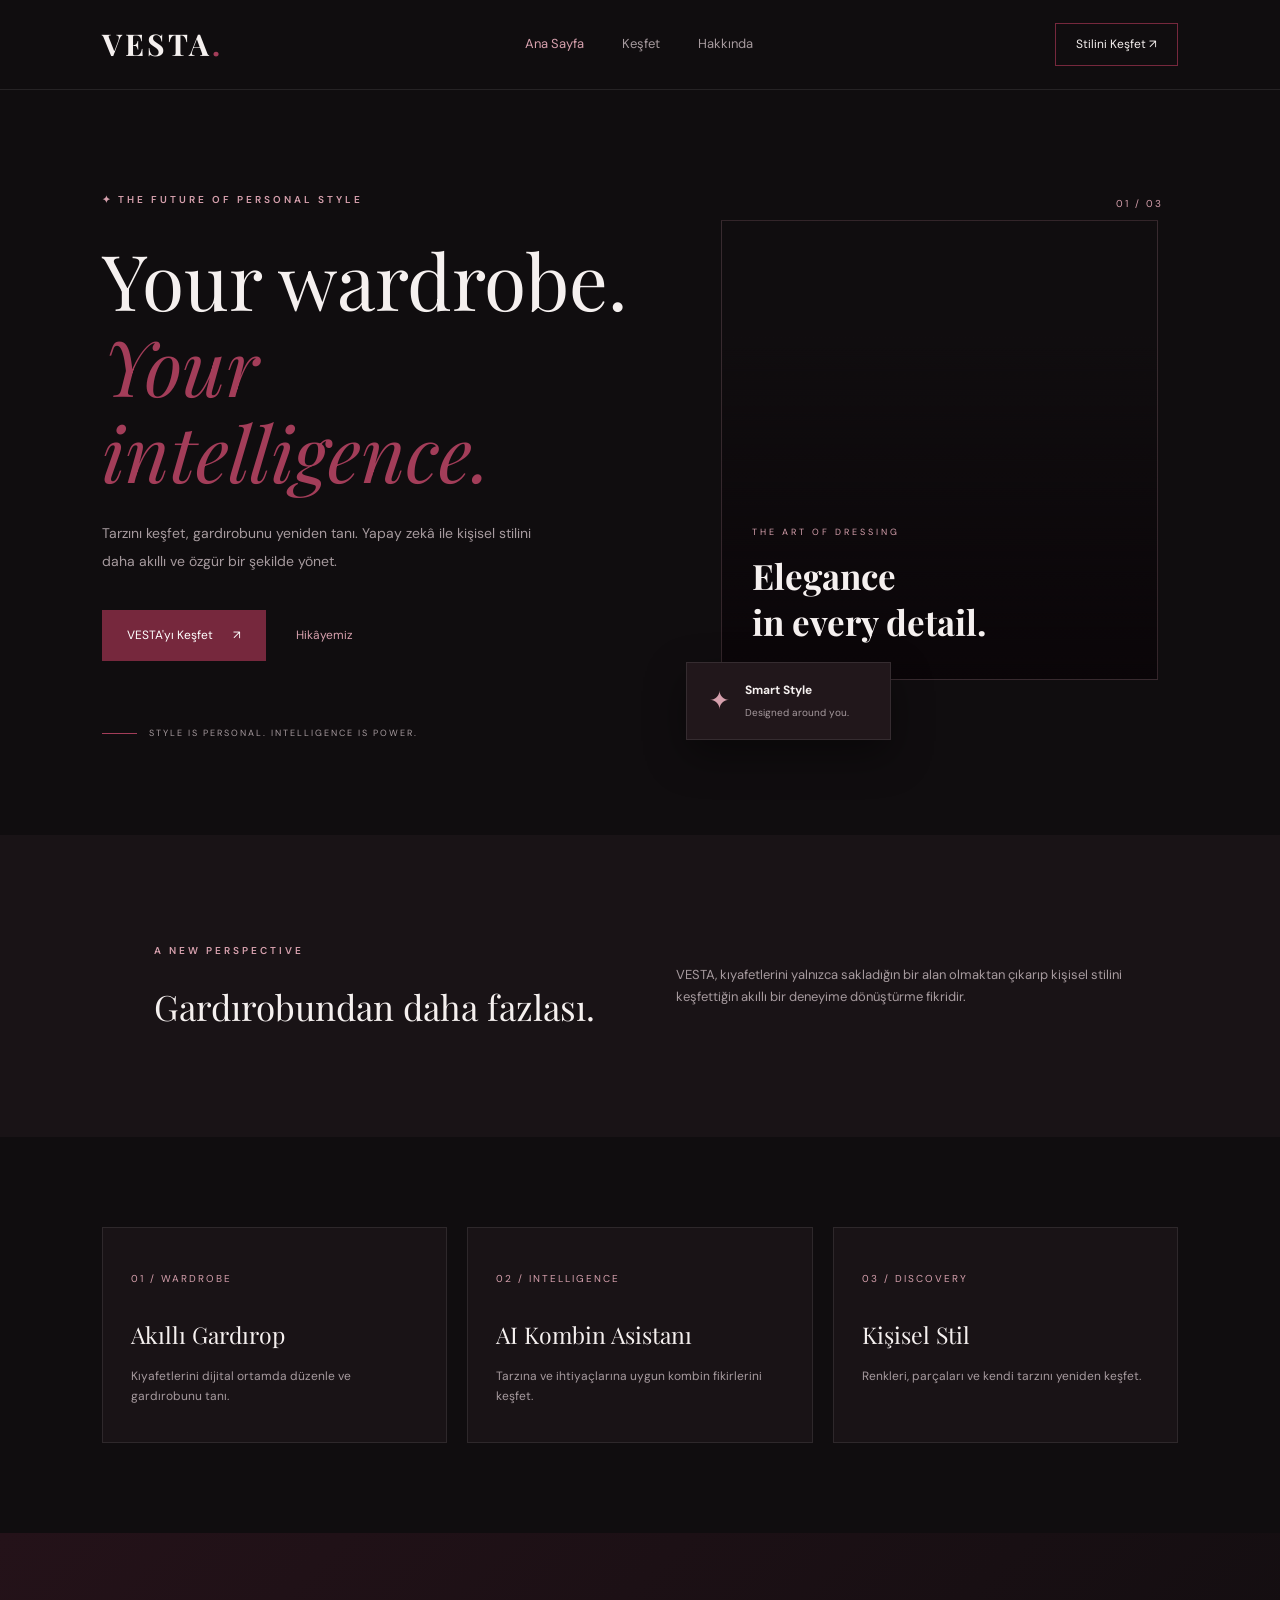
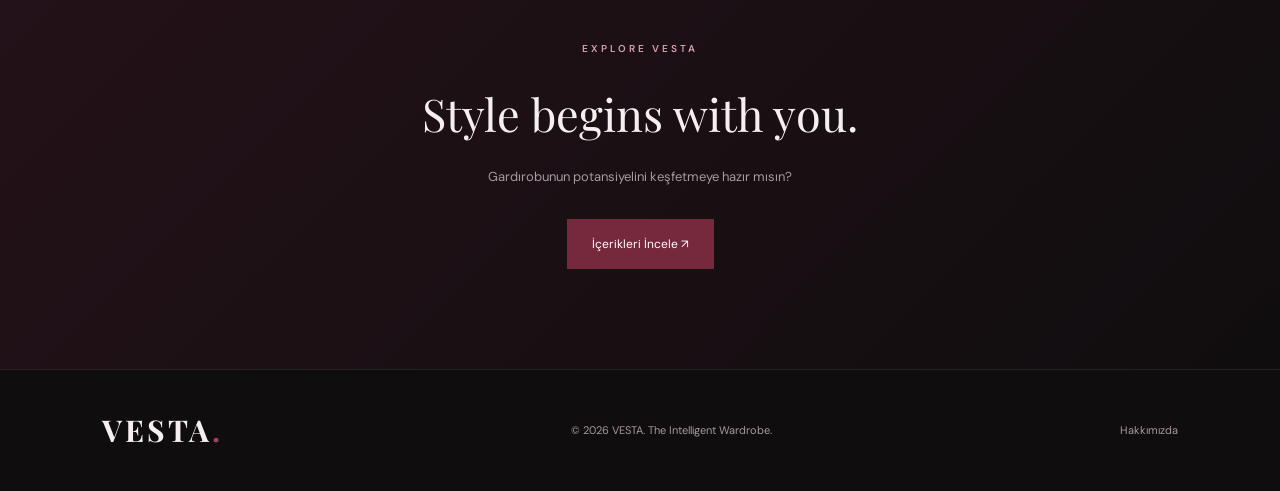
<file: index.html>
<!DOCTYPE html>
<html lang="tr">
<head>
    <meta charset="UTF-8">
    <meta name="viewport" content="width=device-width, initial-scale=1.0">
    <meta name="description" content="VESTA - Yapay zekâ destekli kişisel gardırop ve stil rehberi.">
    <title>VESTA | The Intelligent Wardrobe</title>
    <link rel="stylesheet" href="style.css">
    <link rel="preconnect" href="https://fonts.googleapis.com">
    <link rel="preconnect" href="https://fonts.gstatic.com" crossorigin>
    <link href="https://fonts.googleapis.com/css2?family=DM+Sans:wght@400;500;600;700&family=Playfair+Display:wght@400;500;600;700&display=swap" rel="stylesheet">
</head>
<body>

    <header class="header">
        <a href="index.html" class="logo">VESTA<span>.</span></a>

        <nav class="navbar" aria-label="Ana menü">
            <a href="index.html" class="active">Ana Sayfa</a>
            <a href="icerikler.html">Keşfet</a>
            <a href="hakkinda.html">Hakkında</a>
        </nav>

        <a href="icerikler.html" class="header-btn">Stilini Keşfet ↗</a>
    </header>

    <main>
        <section class="hero">
            <div class="hero-content">
                <span class="eyebrow">✦ THE FUTURE OF PERSONAL STYLE</span>

                <h1>
                    Your wardrobe.<br>
                    <span>Your intelligence.</span>
                </h1>

                <p>
                    Tarzını keşfet, gardırobunu yeniden tanı.
                    Yapay zekâ ile kişisel stilini daha akıllı
                    ve özgür bir şekilde yönet.
                </p>

                <div class="hero-actions">
                    <a href="icerikler.html" class="primary-btn">
                        VESTA'yı Keşfet <span>↗</span>
                    </a>
                    <a href="hakkinda.html" class="secondary-btn">
                        Hikâyemiz
                    </a>
                </div>

                <div class="hero-note">
                    <span class="note-line"></span>
                    <span>STYLE IS PERSONAL. INTELLIGENCE IS POWER.</span>
                </div>
            </div>

            <div class="hero-visual">
                <div class="visual-frame">
                    <div class="visual-overlay">
                        <span>THE ART OF DRESSING</span>
                        <h2>Elegance<br>in every detail.</h2>
                    </div>
                </div>

                <div class="floating-card">
                    <span class="floating-icon">✦</span>
                    <div>
                        <strong>Smart Style</strong>
                        <small>Designed around you.</small>
                    </div>
                </div>

                <span class="visual-number">01 / 03</span>
            </div>
        </section>

        <section class="intro-section">
            <div class="section-heading">
                <span class="eyebrow">A NEW PERSPECTIVE</span>
                <h2>Gardırobundan daha fazlası.</h2>
            </div>

            <p>
                VESTA, kıyafetlerini yalnızca sakladığın bir alan
                olmaktan çıkarıp kişisel stilini keşfettiğin
                akıllı bir deneyime dönüştürme fikridir.
            </p>
        </section>

        <section class="features">
            <article class="feature-card">
                <span>01 / WARDROBE</span>
                <h3>Akıllı Gardırop</h3>
                <p>Kıyafetlerini dijital ortamda düzenle ve gardırobunu tanı.</p>
            </article>

            <article class="feature-card">
                <span>02 / INTELLIGENCE</span>
                <h3>AI Kombin Asistanı</h3>
                <p>Tarzına ve ihtiyaçlarına uygun kombin fikirlerini keşfet.</p>
            </article>

            <article class="feature-card">
                <span>03 / DISCOVERY</span>
                <h3>Kişisel Stil</h3>
                <p>Renkleri, parçaları ve kendi tarzını yeniden keşfet.</p>
            </article>
        </section>

        <section class="discover">
            <span class="eyebrow">EXPLORE VESTA</span>
            <h2>Style begins with you.</h2>
            <p>Gardırobunun potansiyelini keşfetmeye hazır mısın?</p>
            <a href="icerikler.html" class="primary-btn">İçerikleri İncele ↗</a>
        </section>
    </main>

    <footer class="footer">
        <a href="index.html" class="logo">VESTA<span>.</span></a>
        <p>© 2026 VESTA. The Intelligent Wardrobe.</p>
        <a href="hakkinda.html">Hakkımızda</a>
    </footer>

    <script src="script.js"></script>
</body>
</html>
</file>
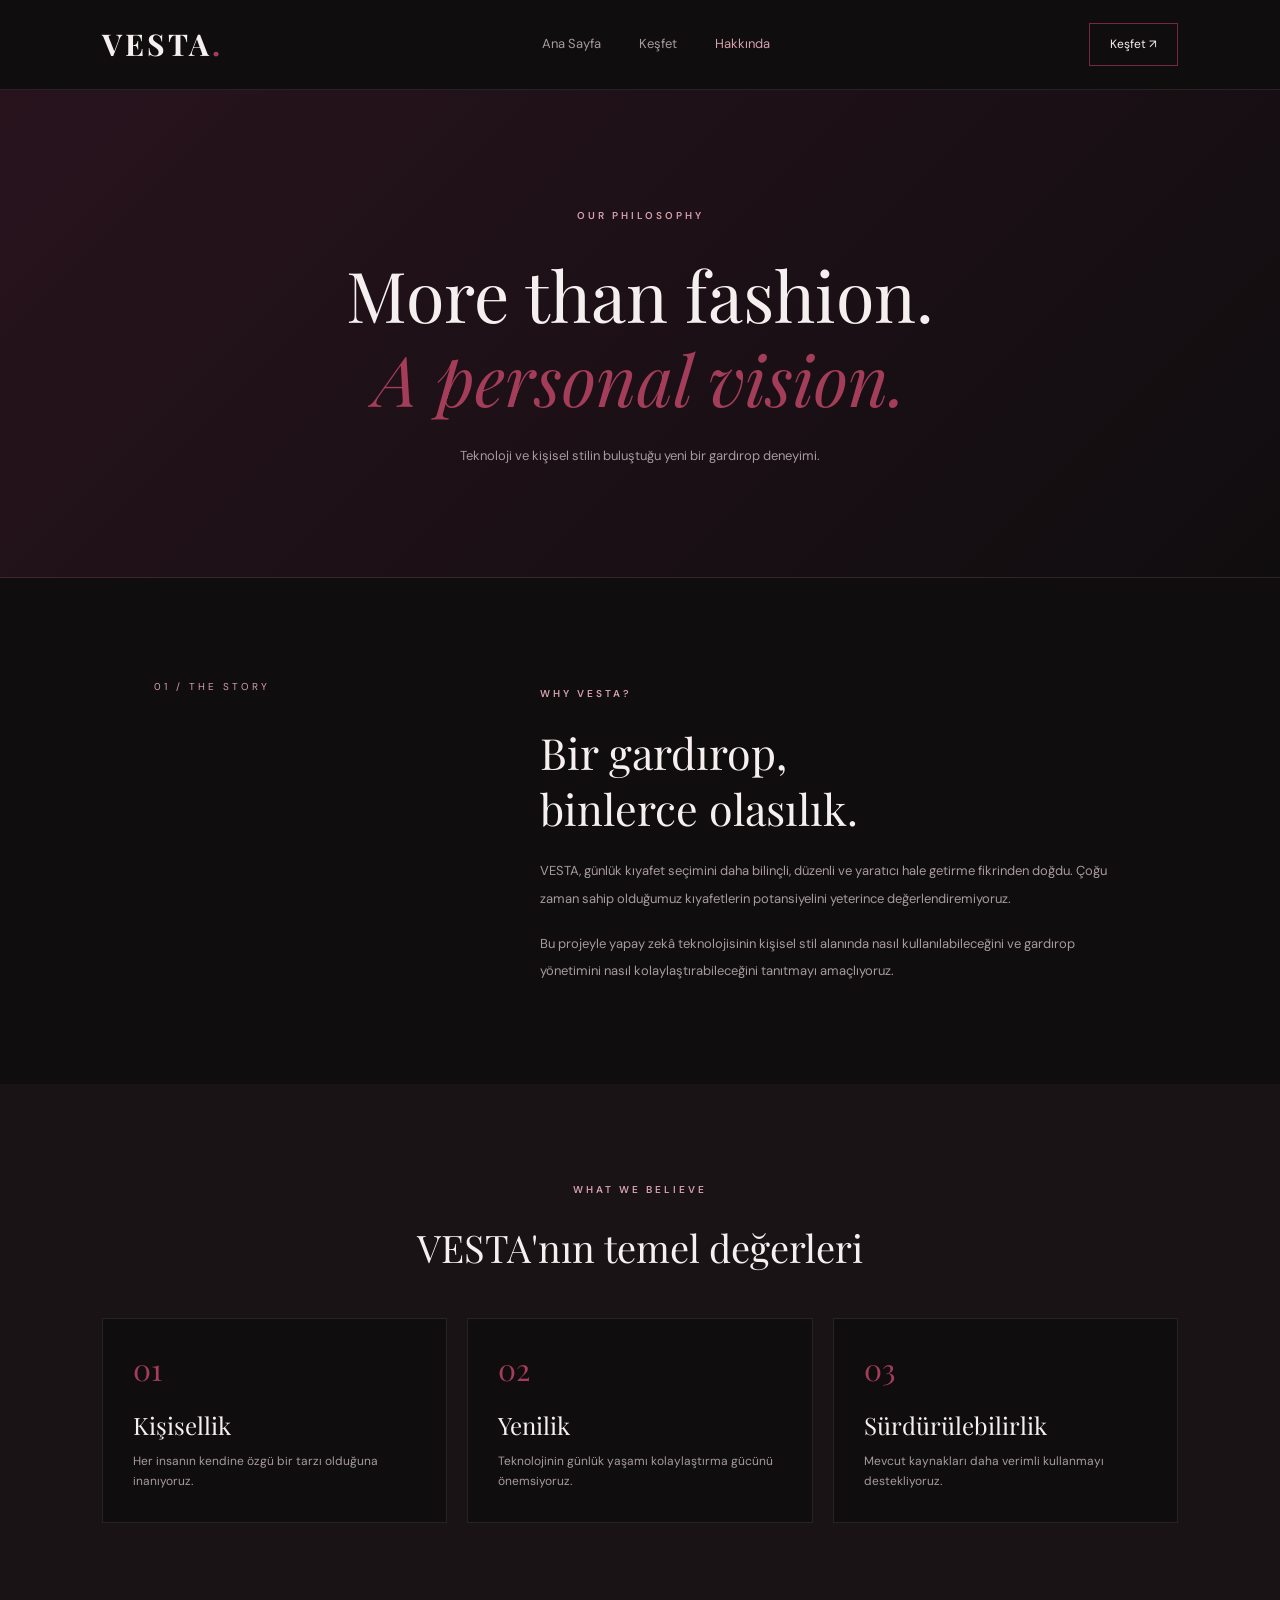
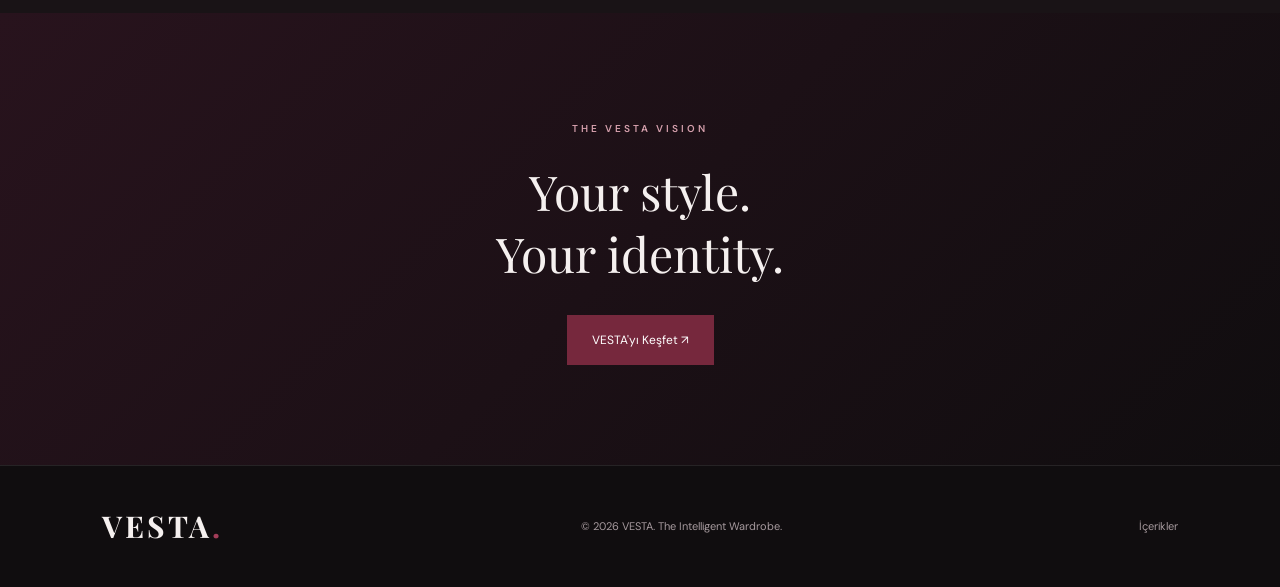
<file: hakkinda.html>
<!DOCTYPE html>
<html lang="tr">
<head>
    <meta charset="UTF-8">
    <meta name="viewport" content="width=device-width, initial-scale=1.0">
    <title>Hakkında | VESTA</title>
    <link rel="stylesheet" href="style.css">
    <link href="https://fonts.googleapis.com/css2?family=DM+Sans:wght@400;500;600;700&family=Playfair+Display:wght@400;500;600;700&display=swap" rel="stylesheet">
</head>
<body>

<header class="header">
    <a href="index.html" class="logo">VESTA<span>.</span></a>
    <nav class="navbar" aria-label="Ana menü">
        <a href="index.html">Ana Sayfa</a>
        <a href="icerikler.html">Keşfet</a>
        <a href="hakkinda.html" class="active">Hakkında</a>
    </nav>
    <a href="icerikler.html" class="header-btn">Keşfet ↗</a>
</header>

<main>
    <section class="about-hero">
        <span class="eyebrow">OUR PHILOSOPHY</span>
        <h1>More than fashion.<br><span>A personal vision.</span></h1>
        <p>Teknoloji ve kişisel stilin buluştuğu yeni bir gardırop deneyimi.</p>
    </section>

    <section class="about-story">
        <div class="about-number">01 / THE STORY</div>
        <div class="about-text">
            <span class="eyebrow">WHY VESTA?</span>
            <h2>Bir gardırop,<br>binlerce olasılık.</h2>
            <p>
                VESTA, günlük kıyafet seçimini daha bilinçli,
                düzenli ve yaratıcı hale getirme fikrinden doğdu.
                Çoğu zaman sahip olduğumuz kıyafetlerin
                potansiyelini yeterince değerlendiremiyoruz.
            </p>
            <p>
                Bu projeyle yapay zekâ teknolojisinin kişisel
                stil alanında nasıl kullanılabileceğini ve
                gardırop yönetimini nasıl kolaylaştırabileceğini
                tanıtmayı amaçlıyoruz.
            </p>
        </div>
    </section>

    <section class="about-values">
        <span class="eyebrow">WHAT WE BELIEVE</span>
        <h2>VESTA'nın temel değerleri</h2>

        <div class="values-grid">
            <article>
                <span>01</span>
                <h3>Kişisellik</h3>
                <p>Her insanın kendine özgü bir tarzı olduğuna inanıyoruz.</p>
            </article>

            <article>
                <span>02</span>
                <h3>Yenilik</h3>
                <p>Teknolojinin günlük yaşamı kolaylaştırma gücünü önemsiyoruz.</p>
            </article>

            <article>
                <span>03</span>
                <h3>Sürdürülebilirlik</h3>
                <p>Mevcut kaynakları daha verimli kullanmayı destekliyoruz.</p>
            </article>
        </div>
    </section>

    <section class="about-ending">
        <span class="eyebrow">THE VESTA VISION</span>
        <h2>Your style.<br>Your identity.</h2>
        <a href="icerikler.html" class="primary-btn">VESTA'yı Keşfet ↗</a>
    </section>
</main>

<footer class="footer">
    <a href="index.html" class="logo">VESTA<span>.</span></a>
    <p>© 2026 VESTA. The Intelligent Wardrobe.</p>
    <a href="icerikler.html">İçerikler</a>
</footer>

<script src="script.js"></script>
</body>
</html>
</file>
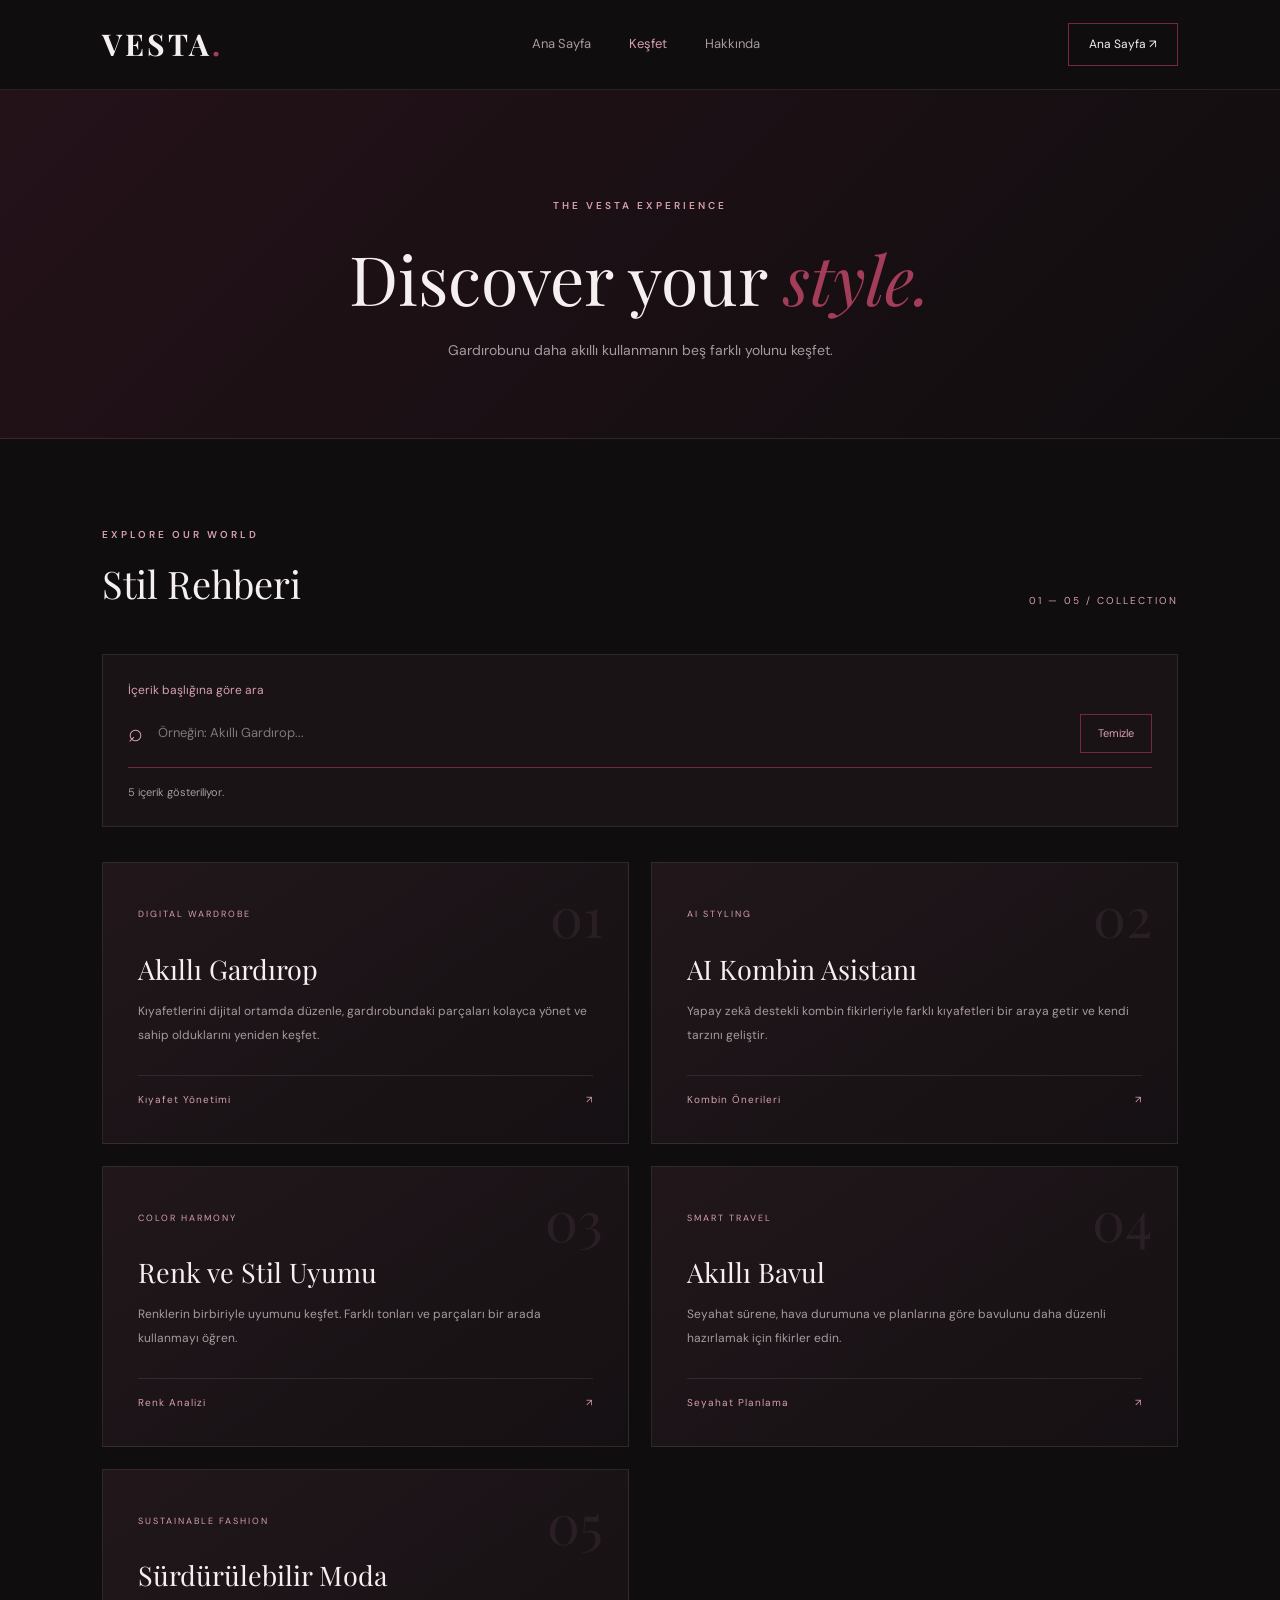
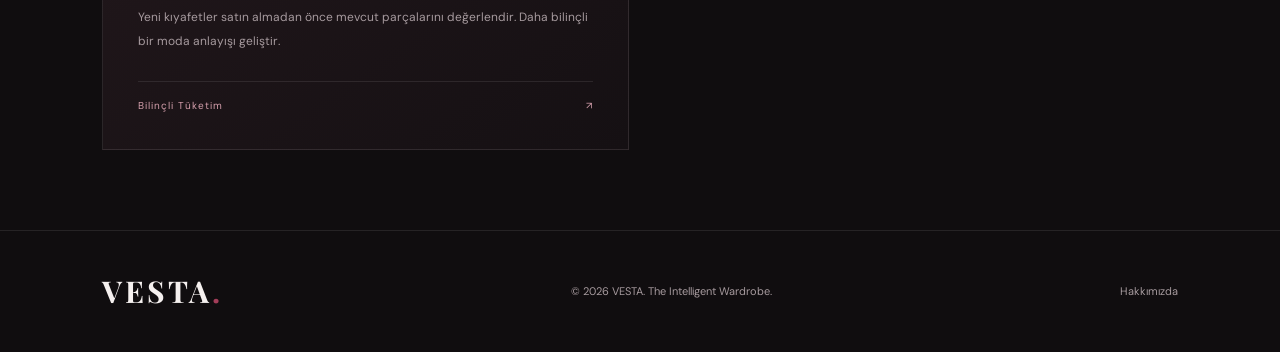
<file: icerikler.html>
<!DOCTYPE html>
<html lang="tr">
<head>
    <meta charset="UTF-8">
    <meta name="viewport" content="width=device-width, initial-scale=1.0">
    <meta name="description" content="VESTA akıllı gardırop, kombin ve kişisel stil rehberi.">
    <title>Keşfet | VESTA</title>
    <link rel="stylesheet" href="style.css">
    <link rel="preconnect" href="https://fonts.googleapis.com">
    <link rel="preconnect" href="https://fonts.gstatic.com" crossorigin>
    <link href="https://fonts.googleapis.com/css2?family=DM+Sans:wght@400;500;600;700&family=Playfair+Display:wght@400;500;600;700&display=swap" rel="stylesheet">
</head>
<body>

<header class="header">
    <a href="index.html" class="logo">VESTA<span>.</span></a>
    <nav class="navbar" aria-label="Ana menü">
        <a href="index.html">Ana Sayfa</a>
        <a href="icerikler.html" class="active">Keşfet</a>
        <a href="hakkinda.html">Hakkında</a>
    </nav>
    <a href="index.html" class="header-btn">Ana Sayfa ↗</a>
</header>

<main>
    <section class="content-hero">
        <span class="eyebrow">THE VESTA EXPERIENCE</span>
        <h1>Discover your <span>style.</span></h1>
        <p>Gardırobunu daha akıllı kullanmanın beş farklı yolunu keşfet.</p>
    </section>

    <section class="content-section">
        <div class="content-heading">
            <div>
                <span class="eyebrow">EXPLORE OUR WORLD</span>
                <h2>Stil Rehberi</h2>
            </div>
            <span class="content-label">01 — 05 / COLLECTION</span>
        </div>

        <div class="search-area">
            <label for="searchInput">İçerik başlığına göre ara</label>
            <div class="search-box">
                <span>⌕</span>
                <input
                    type="search"
                    id="searchInput"
                    placeholder="Örneğin: Akıllı Gardırop..."
                >
                <button type="button" id="clearSearch">Temizle</button>
            </div>
            <p id="resultCount" aria-live="polite">5 içerik gösteriliyor.</p>
        </div>

        <div class="content-grid" id="contentGrid">

            <article class="content-card">
                <span class="card-number">01</span>
                <span class="card-category">DIGITAL WARDROBE</span>
                <h3>Akıllı Gardırop</h3>
                <p>Kıyafetlerini dijital ortamda düzenle, gardırobundaki parçaları kolayca yönet ve sahip olduklarını yeniden keşfet.</p>
                <div class="card-footer">
                    <span>Kıyafet Yönetimi</span>
                    <span>↗</span>
                </div>
            </article>

            <article class="content-card">
                <span class="card-number">02</span>
                <span class="card-category">AI STYLING</span>
                <h3>AI Kombin Asistanı</h3>
                <p>Yapay zekâ destekli kombin fikirleriyle farklı kıyafetleri bir araya getir ve kendi tarzını geliştir.</p>
                <div class="card-footer">
                    <span>Kombin Önerileri</span>
                    <span>↗</span>
                </div>
            </article>

            <article class="content-card">
                <span class="card-number">03</span>
                <span class="card-category">COLOR HARMONY</span>
                <h3>Renk ve Stil Uyumu</h3>
                <p>Renklerin birbiriyle uyumunu keşfet. Farklı tonları ve parçaları bir arada kullanmayı öğren.</p>
                <div class="card-footer">
                    <span>Renk Analizi</span>
                    <span>↗</span>
                </div>
            </article>

            <article class="content-card">
                <span class="card-number">04</span>
                <span class="card-category">SMART TRAVEL</span>
                <h3>Akıllı Bavul</h3>
                <p>Seyahat sürene, hava durumuna ve planlarına göre bavulunu daha düzenli hazırlamak için fikirler edin.</p>
                <div class="card-footer">
                    <span>Seyahat Planlama</span>
                    <span>↗</span>
                </div>
            </article>

            <article class="content-card">
                <span class="card-number">05</span>
                <span class="card-category">SUSTAINABLE FASHION</span>
                <h3>Sürdürülebilir Moda</h3>
                <p>Yeni kıyafetler satın almadan önce mevcut parçalarını değerlendir. Daha bilinçli bir moda anlayışı geliştir.</p>
                <div class="card-footer">
                    <span>Bilinçli Tüketim</span>
                    <span>↗</span>
                </div>
            </article>

        </div>

        <p id="emptyMessage" class="empty-message" hidden>
            Aradığın başlık bulunamadı. Başka bir kelime deneyebilirsin.
        </p>
    </section>
</main>

<footer class="footer">
    <a href="index.html" class="logo">VESTA<span>.</span></a>
    <p>© 2026 VESTA. The Intelligent Wardrobe.</p>
    <a href="hakkinda.html">Hakkımızda</a>
</footer>

<script src="script.js"></script>
</body>
</html>
</file>
<file: style.css>
:root {
    --bg: #100D0F;
    --surface: #191316;
    --surface-light: #24191E;
    --burgundy: #76283D;
    --wine: #A33D59;
    --rose: #D6A0AD;
    --white: #F5F0EF;
    --muted: #A69A9E;
    --border: rgba(255,255,255,0.09);
}

* {
    margin: 0;
    padding: 0;
    box-sizing: border-box;
}

html {
    scroll-behavior: smooth;
}

body {
    background: var(--bg);
    color: var(--white);
    font-family: 'DM Sans', sans-serif;
    line-height: 1.7;
}

a {
    text-decoration: none;
    color: inherit;
}

/* HEADER */

.header {
    height: 90px;
    padding: 0 8%;
    display: flex;
    align-items: center;
    justify-content: space-between;
    border-bottom: 1px solid var(--border);
    background: rgba(16,13,15,0.95);
    position: relative;
    z-index: 10;
}

.logo {
    font-family: 'Playfair Display', serif;
    font-size: 30px;
    font-weight: 700;
    letter-spacing: 3px;
}

.logo span {
    color: var(--wine);
}

.navbar {
    display: flex;
    gap: 38px;
}

.navbar a {
    color: var(--muted);
    font-size: 13px;
    transition: 0.3s;
}

.navbar a:hover,
.navbar a.active {
    color: var(--rose);
}

.header-btn {
    border: 1px solid var(--burgundy);
    padding: 10px 20px;
    font-size: 12px;
    transition: 0.3s;
}

.header-btn:hover {
    background: var(--burgundy);
}

/* HERO */

.hero {
    min-height: 650px;
    padding: 90px 8%;
    display: grid;
    grid-template-columns: 1fr 0.9fr;
    align-items: center;
    gap: 70px;
}

.eyebrow {
    color: var(--rose);
    font-size: 10px;
    letter-spacing: 3px;
    font-weight: 600;
}

.hero h1 {
    font-family: 'Playfair Display', serif;
    font-size: clamp(48px, 6vw, 78px);
    line-height: 1.12;
    font-weight: 400;
    margin: 25px 0;
}

.hero h1 span {
    color: var(--wine);
    font-style: italic;
}

.hero-content > p {
    color: var(--muted);
    max-width: 460px;
    font-size: 14px;
    line-height: 2;
}

.hero-actions {
    display: flex;
    align-items: center;
    gap: 30px;
    margin-top: 35px;
}

.primary-btn {
    display: inline-flex;
    gap: 20px;
    align-items: center;
    background: var(--burgundy);
    color: white;
    padding: 15px 25px;
    font-size: 12px;
    transition: 0.3s;
}

.primary-btn:hover {
    background: var(--wine);
    transform: translateY(-3px);
}

.secondary-btn {
    color: var(--rose);
    font-size: 12px;
}

.hero-note {
    display: flex;
    align-items: center;
    gap: 12px;
    margin-top: 65px;
    color: var(--muted);
    font-size: 9px;
    letter-spacing: 2px;
}

.note-line {
    width: 35px;
    height: 1px;
    background: var(--wine);
}

/* HERO IMAGE */

.hero-visual {
    position: relative;
    padding: 20px;
}

.visual-frame {
    height: 460px;
    position: relative;
    background:
        linear-gradient(to top, rgba(10,5,8,0.95), transparent 75%),
        url('https://images.unsplash.com/photo-1490481651871-ab68de25d43d?auto=format&fit=crop&w=1100&q=85');
    background-size: cover;
    background-position: center;
    border: 1px solid rgba(214,160,173,0.2);
}

.visual-overlay {
    position: absolute;
    bottom: 35px;
    left: 30px;
}

.visual-overlay span {
    font-size: 9px;
    letter-spacing: 3px;
    color: var(--rose);
}

.visual-overlay h2 {
    font-family: 'Playfair Display', serif;
    font-size: 35px;
    line-height: 1.3;
    margin-top: 10px;
}

.floating-card {
    position: absolute;
    bottom: 65px;
    left: -35px;
    background: #21171B;
    border: 1px solid var(--border);
    padding: 17px 22px;
    display: flex;
    gap: 15px;
    align-items: center;
    box-shadow: 0 15px 40px rgba(0,0,0,0.4);
}

.floating-icon {
    color: var(--rose);
    font-size: 25px;
}

.floating-card strong,
.floating-card small {
    display: block;
}

.floating-card strong {
    font-size: 12px;
}

.floating-card small {
    font-size: 10px;
    color: var(--muted);
}

.visual-number {
    position: absolute;
    right: 15px;
    top: -5px;
    color: var(--rose);
    font-size: 10px;
    letter-spacing: 2px;
}

/* INTRO */

.intro-section {
    padding: 100px 12%;
    background: var(--surface);
    display: flex;
    justify-content: space-between;
    align-items: center;
    gap: 70px;
}

.section-heading h2 {
    font-family: 'Playfair Display', serif;
    font-size: 35px;
    font-weight: 400;
    margin-top: 15px;
}

.intro-section > p {
    max-width: 450px;
    color: var(--muted);
    font-size: 13px;
}

/* FEATURES */

.features {
    padding: 90px 8%;
    display: grid;
    grid-template-columns: repeat(3, 1fr);
    gap: 20px;
}

.feature-card {
    padding: 35px 28px;
    border: 1px solid var(--border);
    background: var(--surface);
    transition: 0.3s;
}

.feature-card:hover {
    border-color: var(--burgundy);
    transform: translateY(-6px);
}

.feature-card > span {
    color: var(--rose);
    font-size: 10px;
    letter-spacing: 2px;
}

.feature-card h3 {
    font-family: 'Playfair Display', serif;
    font-size: 23px;
    font-weight: 400;
    margin: 25px 0 12px;
}

.feature-card p {
    color: var(--muted);
    font-size: 12px;
}

/* DISCOVER */

.discover {
    text-align: center;
    padding: 100px 20px;
    background: linear-gradient(135deg, #241219, #100D0F);
}

.discover h2 {
    font-family: 'Playfair Display', serif;
    font-size: 45px;
    font-weight: 400;
    margin: 15px 0;
}

.discover p {
    color: var(--muted);
    font-size: 13px;
    margin-bottom: 30px;
}

/* FOOTER */

.footer {
    padding: 35px 8%;
    border-top: 1px solid var(--border);
    display: flex;
    justify-content: space-between;
    align-items: center;
}

.footer p,
.footer > a:last-child {
    color: var(--muted);
    font-size: 11px;
}

/* RESPONSIVE DESIGN */

@media (max-width: 850px) {
    .header {
        padding: 0 5%;
    }

    .navbar {
        gap: 15px;
    }

    .header-btn {
        display: none;
    }

    .hero {
        grid-template-columns: 1fr;
        padding: 65px 7%;
        gap: 40px;
    }

    .hero-visual {
        max-width: 550px;
        width: 100%;
        margin: auto;
    }

    .intro-section {
        flex-direction: column;
        align-items: flex-start;
        padding: 70px 8%;
        gap: 25px;
    }

    .features {
        grid-template-columns: 1fr;
    }
}

@media (max-width: 500px) {
    .header {
        height: auto;
        min-height: 80px;
        flex-wrap: wrap;
        gap: 12px;
        padding: 15px 5%;
    }

    .logo {
        font-size: 25px;
    }

    .navbar {
        width: 100%;
        justify-content: space-between;
        gap: 10px;
    }

    .navbar a {
        font-size: 11px;
    }

    .hero h1 {
        font-size: 47px;
    }

    .visual-frame {
        height: 350px;
    }

    .floating-card {
        left: -5px;
        bottom: 35px;
    }

    .hero-actions {
        gap: 18px;
    }

    .intro-section h2 {
        font-size: 29px;
    }

    .discover h2 {
        font-size: 34px;
    }

    .footer {
        flex-direction: column;
        gap: 15px;
        text-align: center;
    }
}

/* Floating card overlap fix */

.hero-visual {
    margin-top: 20px;
    padding-bottom: 65px;
}

.visual-frame {
    min-height: 460px;
    overflow: hidden;
}

.floating-card {
    z-index: 2;
    bottom: 5px;
    left: -15px;
    min-width: 205px;
}

.floating-card > div {
    display: flex;
    flex-direction: column;
    gap: 4px;
}

.visual-overlay {
    z-index: 1;
    bottom: 35px;
}

@media (max-width: 500px) {
    .hero-visual {
        padding: 10px 5px 65px;
    }

    .floating-card {
        left: 5px;
        bottom: 5px;
    }
}

/* ===== VESTA CONTENTS PAGE ===== */

.content-hero {
    padding: 100px 8% 75px;
    text-align: center;
    background: linear-gradient(135deg, #241219, #100D0F);
    border-bottom: 1px solid var(--border);
}

.content-hero h1 {
    font: 400 clamp(45px, 6vw, 68px)/1.2 'Playfair Display', serif;
    margin: 20px 0;
}

.content-hero h1 span {
    color: var(--wine);
    font-style: italic;
}

.content-hero p {
    color: var(--muted);
    font-size: 14px;
}

.content-section {
    padding: 80px 8%;
}

.content-heading {
    display: flex;
    justify-content: space-between;
    align-items: end;
    margin-bottom: 45px;
}

.content-heading h2 {
    font: 400 38px 'Playfair Display', serif;
    margin-top: 12px;
}

.content-label {
    color: var(--rose);
    font-size: 10px;
    letter-spacing: 2px;
}

.search-area {
    background: var(--surface);
    border: 1px solid var(--border);
    padding: 25px;
    margin-bottom: 35px;
}

.search-area label {
    display: block;
    font-size: 12px;
    margin-bottom: 12px;
    color: var(--rose);
}

.search-box {
    display: flex;
    align-items: center;
    gap: 15px;
    border-bottom: 1px solid var(--burgundy);
    padding-bottom: 12px;
}

.search-box > span {
    font-size: 25px;
    color: var(--rose);
}

.search-box input {
    flex: 1;
    min-width: 0;
    background: transparent;
    border: none;
    outline: none;
    color: var(--white);
    font: inherit;
    font-size: 13px;
}

.search-box input::placeholder {
    color: #80757A;
}

.search-box button {
    border: 1px solid var(--burgundy);
    background: transparent;
    color: var(--rose);
    padding: 9px 17px;
    cursor: pointer;
    font: inherit;
    font-size: 11px;
    transition: .3s;
}

.search-box button:hover {
    background: var(--burgundy);
    color: white;
}

#resultCount {
    color: var(--muted);
    font-size: 11px;
    margin-top: 15px;
}

.content-grid {
    display: grid;
    grid-template-columns: repeat(2, 1fr);
    gap: 22px;
}

.content-card {
    position: relative;
    min-height: 270px;
    padding: 35px;
    background: linear-gradient(145deg, #21171B, #151013);
    border: 1px solid var(--border);
    transition: .35s;
    overflow: hidden;
}

.content-card:hover {
    border-color: var(--wine);
    transform: translateY(-5px);
    background: linear-gradient(145deg, #301A23, #191215);
}

.card-number {
    position: absolute;
    right: 25px;
    top: 15px;
    font: 400 55px 'Playfair Display', serif;
    color: rgba(214,160,173,.09);
}

.card-category {
    color: var(--rose);
    font-size: 9px;
    letter-spacing: 2px;
}

.content-card h3 {
    font: 400 27px 'Playfair Display', serif;
    margin: 25px 0 12px;
}

.content-card p {
    color: var(--muted);
    font-size: 12px;
    line-height: 2;
    max-width: 450px;
}

.card-footer {
    display: flex;
    justify-content: space-between;
    align-items: center;
    margin-top: 28px;
    padding-top: 15px;
    border-top: 1px solid var(--border);
    color: var(--rose);
    font-size: 10px;
    letter-spacing: 1px;
}

.empty-message {
    text-align: center;
    padding: 45px 15px;
    color: var(--rose);
    border: 1px dashed var(--burgundy);
    font-size: 13px;
}

.empty-message[hidden] {
    display: none;
}

@media (max-width: 650px) {
    .content-hero {
        padding: 70px 6%;
    }

    .content-section {
        padding: 55px 6%;
    }

    .content-heading {
        flex-direction: column;
        align-items: flex-start;
        gap: 15px;
    }

    .content-grid {
        grid-template-columns: 1fr;
    }

    .content-card {
        padding: 28px;
    }

    .search-area {
        padding: 18px;
    }

    .search-box {
        flex-wrap: wrap;
    }

    .search-box input {
        width: 60%;
    }
}

/* ===== ABOUT PAGE ===== */

.about-hero {
    padding: 110px 8%;
    text-align: center;
    background: linear-gradient(135deg, #28131D, #100D0F);
    border-bottom: 1px solid var(--border);
}

.about-hero h1 {
    font: 400 clamp(43px, 6vw, 70px)/1.2 'Playfair Display', serif;
    margin: 25px 0;
}

.about-hero h1 span {
    color: var(--wine);
    font-style: italic;
}

.about-hero p {
    color: var(--muted);
    font-size: 13px;
}

.about-story {
    padding: 100px 12%;
    display: grid;
    grid-template-columns: 0.7fr 1.3fr;
    gap: 70px;
}

.about-number {
    color: var(--rose);
    font-size: 10px;
    letter-spacing: 3px;
}

.about-text h2 {
    font: 400 43px/1.3 'Playfair Display', serif;
    margin: 20px 0;
}

.about-text > p {
    color: var(--muted);
    font-size: 13px;
    line-height: 2.1;
    margin-top: 18px;
}

.about-values {
    background: var(--surface);
    padding: 90px 8%;
    text-align: center;
}

.about-values > h2 {
    font: 400 38px 'Playfair Display', serif;
    margin: 20px 0 45px;
}

.values-grid {
    display: grid;
    grid-template-columns: repeat(3, 1fr);
    gap: 20px;
    text-align: left;
}

.values-grid article {
    padding: 30px;
    border: 1px solid var(--border);
    background: var(--bg);
    transition: .3s;
}

.values-grid article:hover {
    border-color: var(--wine);
    transform: translateY(-5px);
}

.values-grid article span {
    color: var(--wine);
    font: 30px 'Playfair Display', serif;
}

.values-grid h3 {
    font: 24px 'Playfair Display', serif;
    margin: 20px 0 10px;
}

.values-grid p {
    color: var(--muted);
    font-size: 12px;
}

.about-ending {
    text-align: center;
    padding: 100px 20px;
    background: linear-gradient(135deg, #28131D, #100D0F);
}

.about-ending h2 {
    font: 400 48px/1.3 'Playfair Display', serif;
    margin: 20px 0 30px;
}

@media (max-width: 650px) {
    .about-hero {
        padding: 75px 6%;
    }

    .about-story {
        grid-template-columns: 1fr;
        gap: 25px;
        padding: 65px 8%;
    }

    .about-text h2 {
        font-size: 35px;
    }

    .values-grid {
        grid-template-columns: 1fr;
    }

    .about-values {
        padding: 65px 7%;
    }

    .about-values > h2 {
        font-size: 30px;
    }

    .about-ending h2 {
        font-size: 38px;
    }
}
</file>
